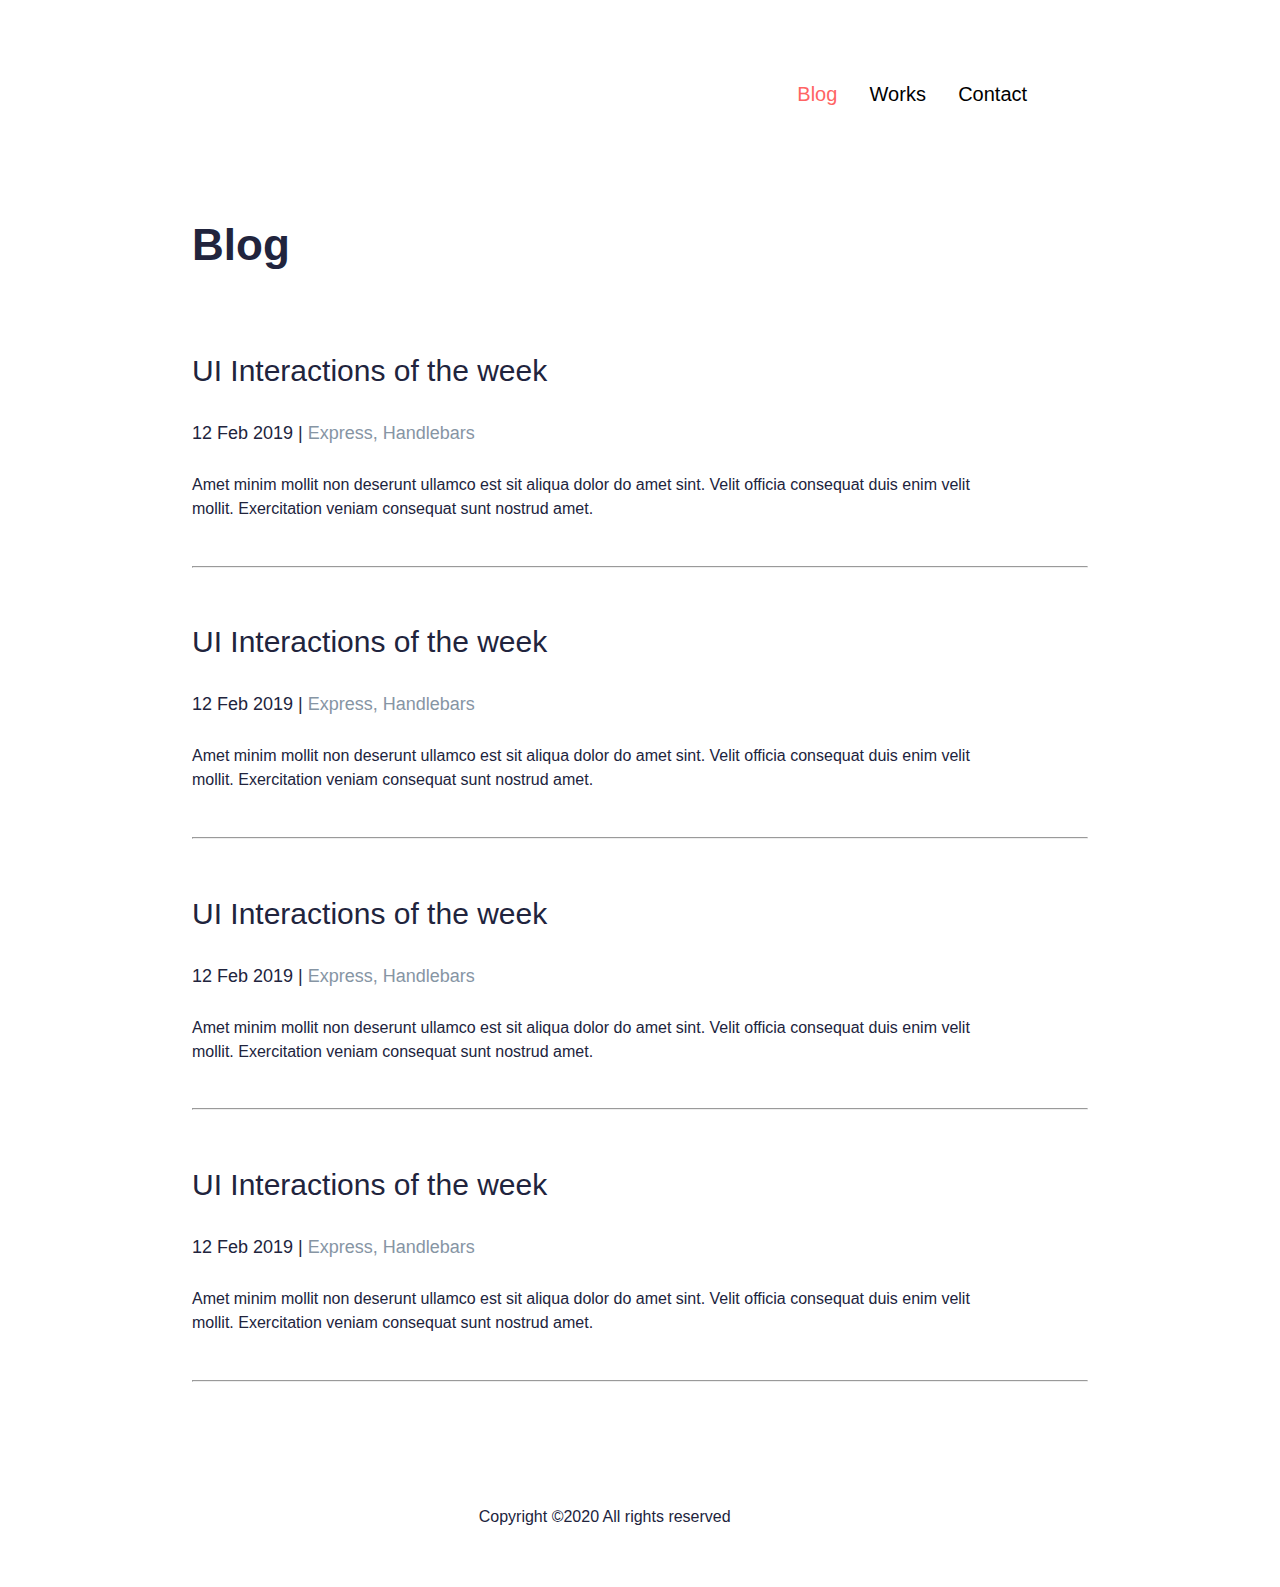
<file: blog/index.html>
<!DOCTYPE html>
<html lang="en">
<head>
    <meta charset="UTF-8">
    <meta name="viewport" content="width=device-width, initial-scale=1.0">
    <link rel="stylesheet" href="./styles.css">
    <link rel="stylesheet" href="https://cdnjs.cloudflare.com/ajax/libs/font-awesome/6.5.1/css/all.min.css" integrity="sha512-DTOQO9RWCH3ppGqcWaEA1BIZOC6xxalwEsw9c2QQeAIftl+Vegovlnee1c9QX4TctnWMn13TZye+giMm8e2LwA==" crossorigin="anonymous" referrerpolicy="no-referrer" />
    <title>Blog</title>
</head>
<body>
    <div class="mobile-header, noshow" >
        <i class="fa-solid fa-bars"></i>

    </div>
    <nav>
        <div class="Blog" id="red">Blog</div>
        <div class="works">Works</div>
        <div class="contact">Contact</div>
    </nav>
        <h1 class="blog">Blog</h1>
        <div class="section">
            <h1 class="left4">UI Interactions of the week</h1>
            <p class="left5">12 Feb 2019    |  <span id="grey">  Express, Handlebars </span> </p>
            <h2 class="left6">Amet minim mollit non deserunt ullamco est sit aliqua dolor do amet sint. Velit officia 
                consequat duis enim velit mollit. Exercitation veniam consequat sunt nostrud amet.</h2>
             <hr></hr>
             <h1 class="left4">UI Interactions of the week</h1>
             <p class="left5">12 Feb 2019    |   <span id="grey">  Express, Handlebars </span></p>
             <h2 class="left6">Amet minim mollit non deserunt ullamco est sit aliqua dolor do amet sint. Velit officia 
                consequat duis enim velit mollit. Exercitation veniam consequat sunt nostrud amet.</h2>
              <hr></hr>
              <h1 class="left4">UI Interactions of the week</h1>
              <p class="left5">12 Feb 2019    |    <span id="grey">  Express, Handlebars </span></p>
              <h2 class="left6">Amet minim mollit non deserunt ullamco est sit aliqua dolor do amet sint. Velit officia 
                consequat duis enim velit mollit. Exercitation veniam consequat sunt nostrud amet.</h2>
               <hr></hr>
               <h1 class="left4">UI Interactions of the week</h1>
               <p class="left5">12 Feb 2019    |   <span id="grey">  Express, Handlebars </span></p>
               <h2 class="left6">Amet minim mollit non deserunt ullamco est sit aliqua dolor do amet sint. Velit officia 
                consequat duis enim velit mollit. Exercitation veniam consequat sunt nostrud amet.</h2>
                <hr></hr>
        </div>
       
            
            <footer>
                <div class="icons">
                <i class="fa-brands fa-facebook"></i>
                <i class="fa-brands fa-instagram"></i>
                <i class="fa-brands fa-twitter"></i>
                <i class="fa-brands fa-linkedin"></i>
            </div>
            
                <p class="footer">Copyright ©2020 All rights reserved </p>
               </footer>
</body>
</html>
</file>
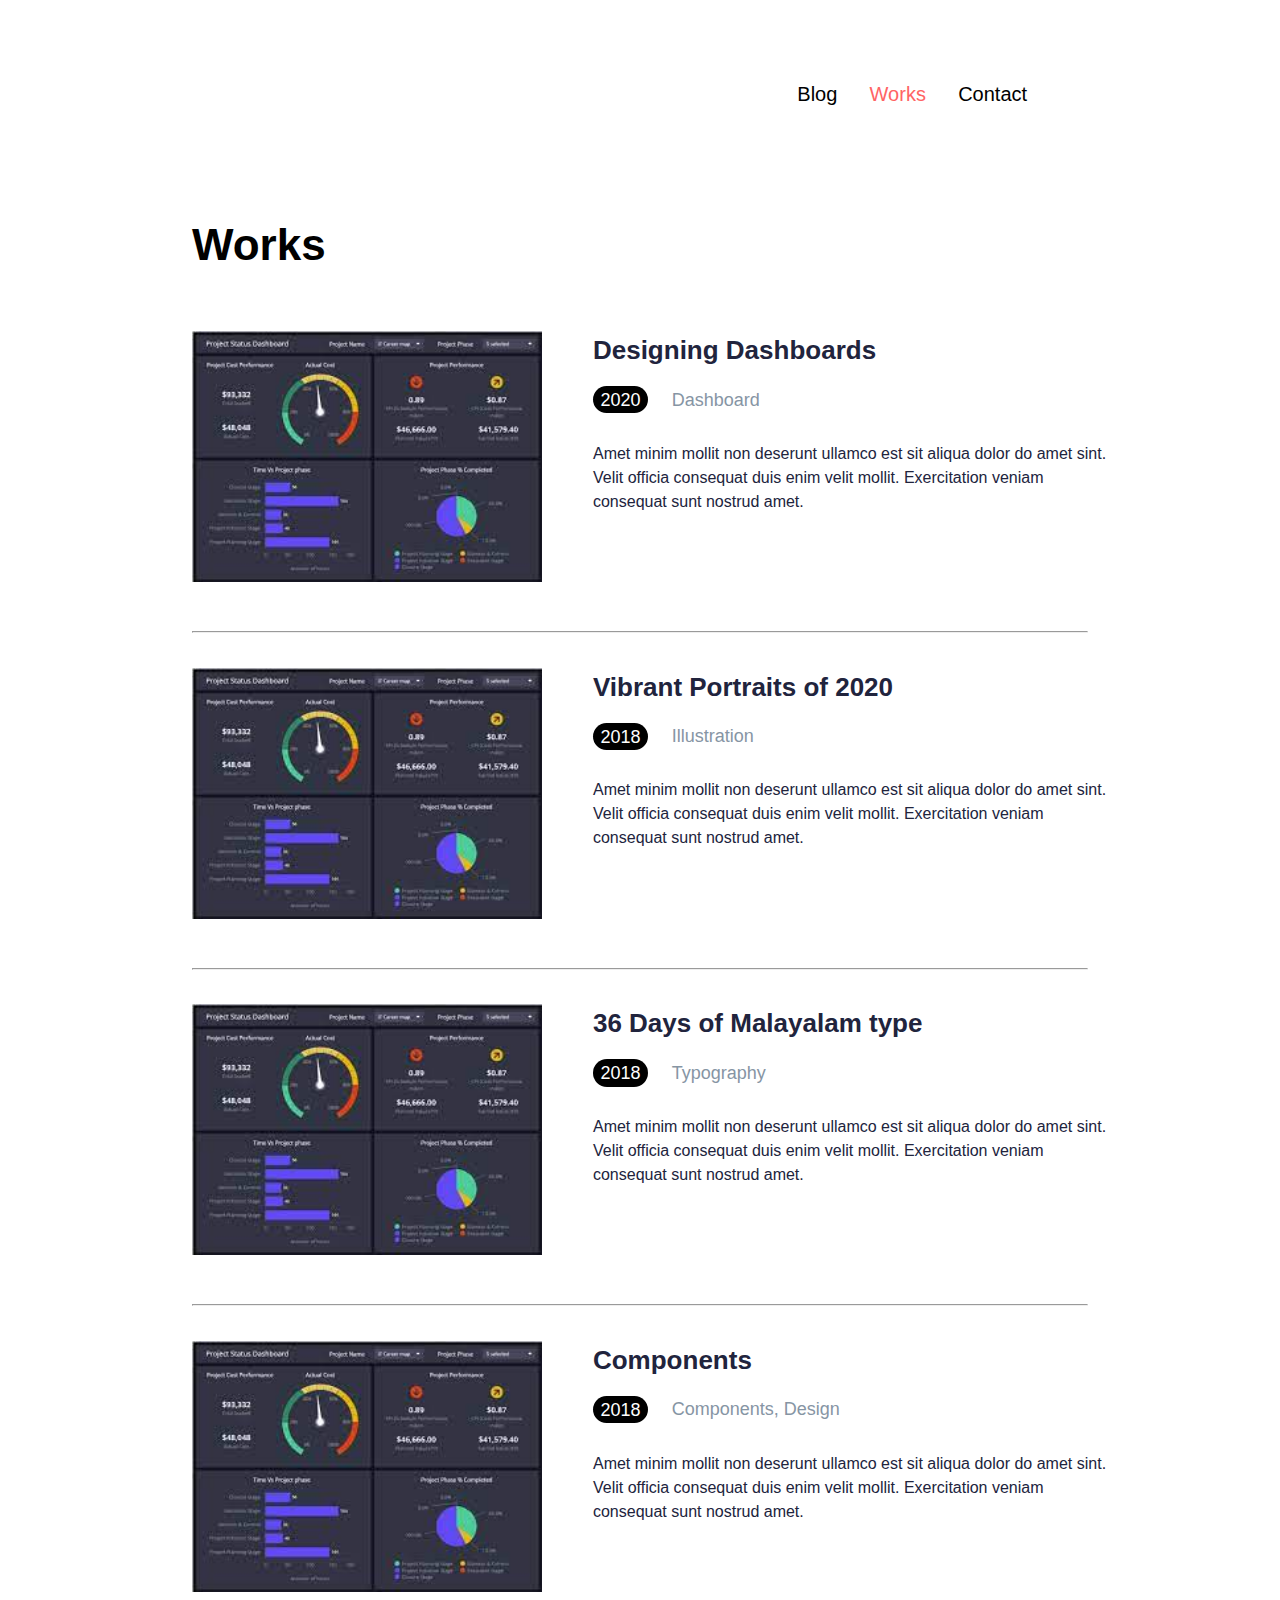
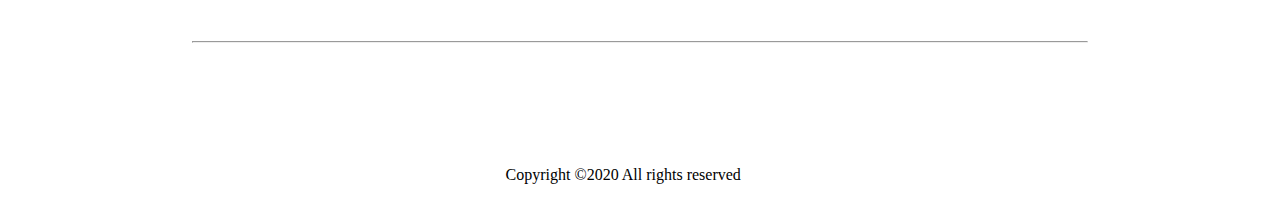
<file: work/index.html>
<!DOCTYPE html>
<html lang="en">
<head>
    <meta charset="UTF-8">
    <meta name="viewport" content="width=device-width, initial-scale=1.0">
    <link rel="stylesheet" href="./styles.css">
    <link rel="stylesheet" href="https://cdnjs.cloudflare.com/ajax/libs/font-awesome/6.5.1/css/all.min.css" integrity="sha512-DTOQO9RWCH3ppGqcWaEA1BIZOC6xxalwEsw9c2QQeAIftl+Vegovlnee1c9QX4TctnWMn13TZye+giMm8e2LwA==" crossorigin="anonymous" referrerpolicy="no-referrer" />
    <title>Work</title>
</head>
<body>
    <header>
        <div class="mobile-header, noshow" >
            <i class="fa-solid fa-bars"></i>

        </div>
        <nav>
            <div class="Blog">Blog</div>
            <div class="works">Works</div>
            <div class="contact">Contact</div>
        </nav>
        <h1 class="blog">Works</h1>
    </header>
    <div class="dashboards">
        <div class="dash">
         <img class="image1" src="[data-uri]" width="300px"/>
        </div>
        <div class="dash2"> 
         <h1 class="left1">Designing Dashboards</h1>
         <p class="left2"> <span id="year">2020</span>   <span id="grey">  Dashboard </span> </p>
         <h2 class="left3">Amet minim mollit non deserunt ullamco est sit aliqua dolor do amet sint. Velit 
             officia consequat duis enim velit mollit. Exercitation veniam consequat sunt 
             nostrud amet.</h2>
         </div>
 
     </div>
     <hr></hr>
     <div class="dashboards">
        <div class="dash">
         <img class="image1" src="[data-uri]"width="300px"/>
        </div>
        <div class="dash2"> 
         <h1 class="left1">Vibrant Portraits of 2020</h1>
         <p class="left2"> <span id="year">2018</span>   <span id="grey">  Illustration </span> </p>
         <h2 class="left3">Amet minim mollit non deserunt ullamco est sit aliqua dolor do amet sint. Velit 
             officia consequat duis enim velit mollit. Exercitation veniam consequat sunt 
             nostrud amet.</h2>
         </div>
 
     </div>
     <hr></hr>
     <div class="dashboards" id="noshow">
        <div class="dash">
         <img class="image1" src="[data-uri]"width="300px"/>
        </div>
        <div class="dash2"> 
         <h1 class="left1">36 Days of Malayalam type</h1>
         <p class="left2"> <span id="year">2018</span>  <span id="grey">  Typography </span> </p>
         <h2 class="left3">Amet minim mollit non deserunt ullamco est sit aliqua dolor do amet sint. Velit 
             officia consequat duis enim velit mollit. Exercitation veniam consequat sunt 
             nostrud amet.</h2>
        
            </div>
     </div>
     <hr id="noshow"></hr>
     <div class="dashboards" id="noshow">
        <div class="dash">
         <img class="image1" src="[data-uri]" width="300px"/>
        </div>
        <div class="dash2"> 
         <h1 class="left1">Components</h1>
         <p class="left2"> <span id="year">2018</span> <span id="grey">  Components, Design  </span> </p>
         <h2 class="left3">Amet minim mollit non deserunt ullamco est sit aliqua dolor do amet sint. Velit 
             officia consequat duis enim velit mollit. Exercitation veniam consequat sunt 
             nostrud amet.</h2>
         </div>
 
     </div>
     <hr id="noshow"></hr>
     <footer>
        <div class="icons">
        <i class="fa-brands fa-facebook"></i>
        <i class="fa-brands fa-instagram"></i>
        <i class="fa-brands fa-twitter"></i>
        <i class="fa-brands fa-linkedin"></i>
    </div>
    
        <p class="footer">Copyright ©2020 All rights reserved </p>
       </footer>
</body>
</html>
</file>
<file: blog/styles.css>
html{
    margin: 0;
 
}
    
body{
    margin-left: 15%;
    margin-right: 15%;
    margin-top: 5%;
    padding: 0;
    overflow-x: hidden;

}
.blog{
    font-family: sans-serif;
    font-size: 44px;
    font-weight: 700;
    line-height: 60px;
    letter-spacing: 0px;
    text-align: left;
    margin-left: 0;

}

nav {
    display: flex;
    flex-direction: row;
    justify-content: flex-end;
    margin-right: 5%;
    font-family: sans-serif;
    font-size: 20px;
    font-weight: 500;
    line-height: 29px;
    letter-spacing: 0px;
    text-align: right;
    margin-bottom: 10%;
    margin-left: 5%;
    margin-right: 5%;

}
div.works, div.Blog, div.contact {
    padding: 2%;
}
.dash2{
    display: flex;
    flex-direction: row;
}
.left4{
    font-family: sans-serif;
    font-size: 30px;
    font-weight: 500;
    line-height: 44px;
    letter-spacing: 0px;
    text-align: left;
    width: 95%;
    height: auto;
    color: #21243D;
    margin-left: 0;
    padding-top: 5%;
    margin-top: 0%;
    margin-bottom: 3%;


}
.left5{
    width: 374px;
    height: auto;
    font-family: sans-serif;
    font-size: 18px;
    font-weight: 400;
    line-height: 26px;
    letter-spacing: 0px;
    text-align: left;
    color: #21243D;
    margin-left: 0;
    margin-top: 0%;
    margin-bottom: 0%;

}
.left6{
    width: 90%;
    height: auto;
    font-family: sans-serif;
    font-size: 16px;
    font-weight: 400;
    line-height: 24px;
    letter-spacing: 0px;
    text-align: left;
    color: #21243D;
    margin-left: 0;
    margin-top: 3%;
    margin-bottom: 5%;

}
h1, h2 {
    font-family: sans-serif;
    font-size: 44px;
    font-weight: 700;
    line-height: 60px;
    letter-spacing: 0px;
    text-align: left;
    color: #21243D;
    margin-left: 18%;
    }
    p{
        width: 497px;
        height: 66px;
        top: 373px;
        left: 148px;
        font-family: sans-serif;
        font-size: 16px;
        font-weight: 400;
        line-height: 24px;
        letter-spacing: 0px;
        text-align: left;
        color: #21243D;
        margin-left: 18%;
    
    
    
    }
    #red {
        color:#FF6464;

    }
    #grey{
        color: #8695A4;

    }
    .icons{
        margin-left: 43%;
        margin-top: 10%;
    }
    p.footer{
        margin-left: 43%;
    }
    .fa-brands{
        padding-right: 3%;
    
    }
    hr{
        color: #E0E0E0;
    }
    p.footer {
        margin-left: 32%;
    }
    .noshow{
        display: none;
    }
    @media only screen and (max-width: 600px) {
   
        html, body {
            overflow-x: hidden;
            margin: 0%;
            padding: 0%;
          }
          body {
            margin-left: 7%;
            
          }
          nav{
            display: none;
          }
          .noshow{
            display:flex;
            margin-left: 80%;
            margin-top: 13%;
        }
        .left4{
            font-size: 26px;
        }
        hr{
            color: #E0E0E0;
            width: 330px;
            margin-left: 0;
        }
        .left5{
            font-size: 17px;
        }
        .icons{
            margin-left: 30%;
        }
        p.footer {
            margin-left: 11%;
        }
        }
</file>
<file: work/styles.css>
html{
    margin: 0;
 
}
    
body{
    margin-left: 15%;
    margin-right: 15%;
    margin-top: 5%;
    padding: 0;
    overflow-x: hidden;

}
.blog{
    font-family: sans-serif;
    font-size: 44px;
    font-weight: 700;
    line-height: 60px;
    letter-spacing: 0px;
    text-align: left;
    margin-left: 0;

}

nav {
    display: flex;
    flex-direction: row;
    justify-content: flex-end;
    margin-right: 5%;
    font-family: sans-serif;
    font-size: 20px;
    font-weight: 500;
    line-height: 29px;
    letter-spacing: 0px;
    text-align: right;
    margin-bottom: 10%;
    margin-left: 5%;
    margin-right: 5%;

}
div.works, div.Blog, div.contact {
    padding: 2%;
}
.noshow{
    display: none;
}
.works{
    color: #FF6464;

}
.blog{
    font-family: sans-serif;
    font-size: 44px;
    font-weight: 700;
    line-height: 60px;
    letter-spacing: 0px;
    text-align: left;
    margin-left: 0;

}
.dashboards{
    display: flex;
    flex-direction: row;
    justify-content: space-between;
    padding-top: 3%;
    
}
.dash{
    width: 30%;
}
.dash2{
    width: 65%;
    margin-left: 1%;
    padding-top: 0%;
}
.left1{
    width: 95%;
    height: auto;
    color: #21243D;
    font-family: sans-serif;
    font-size: 26px;
    font-weight: 700;
    line-height: 38px;
    letter-spacing: 0px;
    text-align: left;
    margin-left: 15%;
    padding-top: 0;
    margin-top: 0%;
    margin-bottom: 3%;

}

.left2{
    width: 374px;
    height: auto;
    font-family: sans-serif;
    font-size: 18px;
    font-weight: 400;
    line-height: 26px;
    letter-spacing: 0px;
    text-align: left;
    color: #21243D;
    margin-left: 15%;
    margin-top: 0%;
    margin-bottom: 0%;

}
.left3{
    width: 90%;
    height: auto;
    font-family: sans-serif;
    font-size: 16px;
    font-weight: 400;
    line-height: 24px;
    letter-spacing: 0px;
    text-align: left;
    color: #21243D;
    margin-left: 15%;
    margin-top: 5%;

}
.icons{
    margin-left: 45%;
    margin-top: 10%;
}
p.footer{
    margin-left: 35%;
}
.fa-brands{
    padding-right: 3%;

}
hr{
    margin-top: 5%;
    color: #8695A4;
}
#grey{
    color: #8695A4;
    padding-left: 5%;

}
#year{
    background-color: black;
    color: white;
    border-radius: 15px 15px 15px 15px;
    padding-top: 1%;
    padding-bottom: 1%;
    padding-left: 2%;
    padding-right: 2%;
}
@media only screen and (max-width: 600px) {
   
    html, body {
        overflow-x: hidden;
        margin: 0%;
        padding: 0%;
      }
    
    body{
        overflow-x: hidden;
        margin-left: 8%;
        margin-right: 2%;
        width: 100%;
        position: relative;
    
    }
    nav{
        display: none;
    }
    .blog {
        
        font-size: 40px;
        
    }
   .noshow{
    display:flex;
    margin-left: 80%;
    margin-top: 20%;
}
#noshow{
    display: none;

}
.dashboards {
    display: flex;
    flex-direction: column;
    padding-top: 3%;
}
.dash2 {
    width: 90%;
    margin-left: 0;
    padding-top: 0%;
    margin-right: 5%;
}
.left1{
    margin-left: 0;
}
.left2{
    margin-left: 0;
}
.left3{
    margin-left: 0;
}
hr {
    margin-top: 5%;
    color: #8695A4;
    width: 85%;
    margin-left: 0;
}
img.image1 {
    width: 320px;
}
.icons {
    margin-left: 33%;
    margin-top: 10%;
}
p.footer {
    margin-left: 16%;
}

}
@media only screen and (min-width: 320px) {
    img.image1 {
        width: 280px;
    }
}
@media only screen and (min-width: 425px) {
    img.image1 {
        width: 350px;
    }
}
</file>
